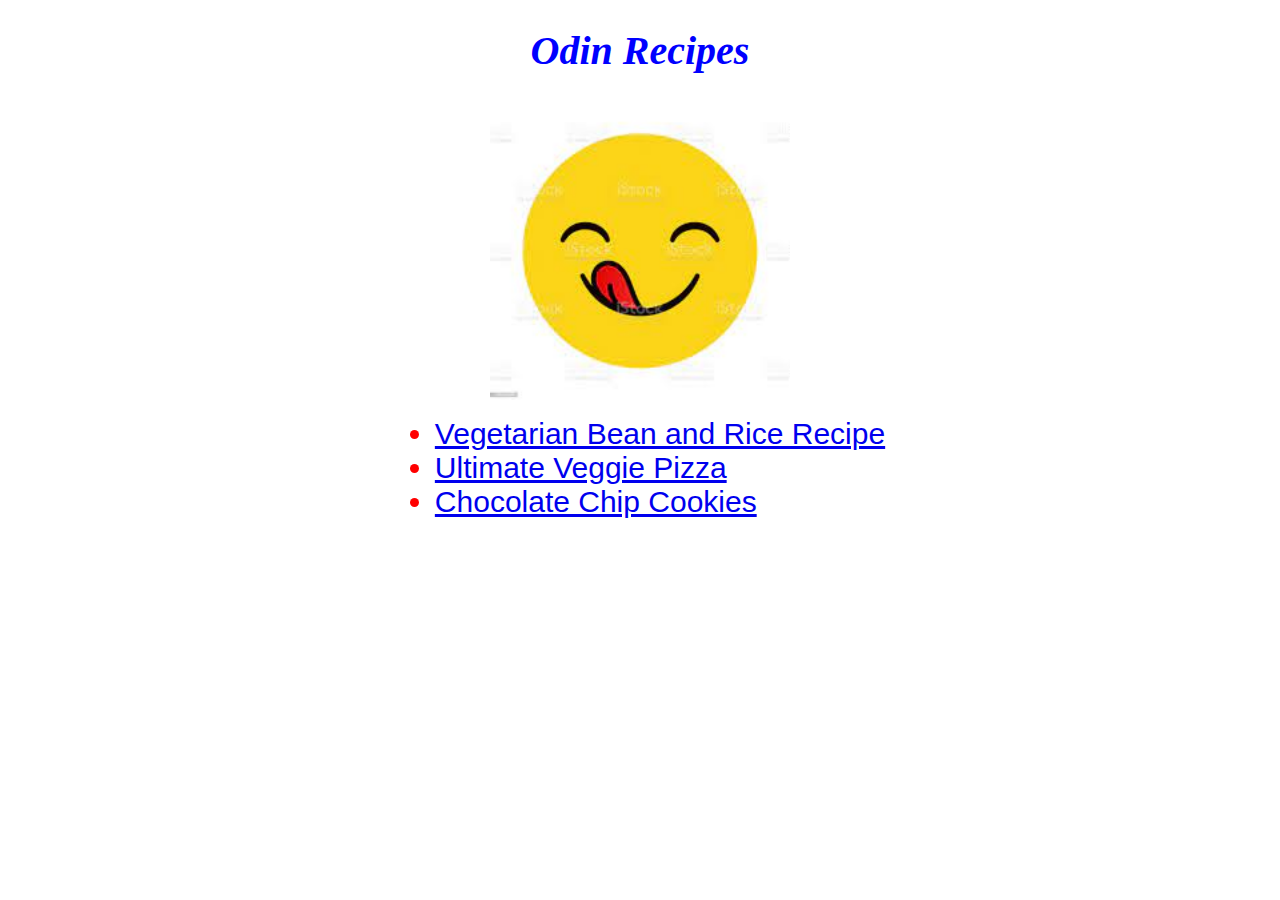
<file: index.html>
<!DOCTYPE html>
<html lang="en">
    <head>
        <title>my favorite recipes</title>
        <meta charset="utf-8">
        <link rel="stylesheet" href="./css/style.css">
    </head>
    <body>
        <h1>Odin Recipes</h1>
        <p> </p>
        <img src="images/yummy.jpeg" alt="yummy" class="image">
        <p> </p>
        <ul>
            <li><a href="recipes/burrito.html">Vegetarian Bean and Rice Recipe</a></li>
            <li><a href="recipes/pizza.html">Ultimate Veggie Pizza</a></li>            
            <li><a href="recipes/chocolate-chip-cookies.html">Chocolate Chip Cookies</a></li>
        </ul>      
        <p> </p>                      
    </body>
</html>
</file>
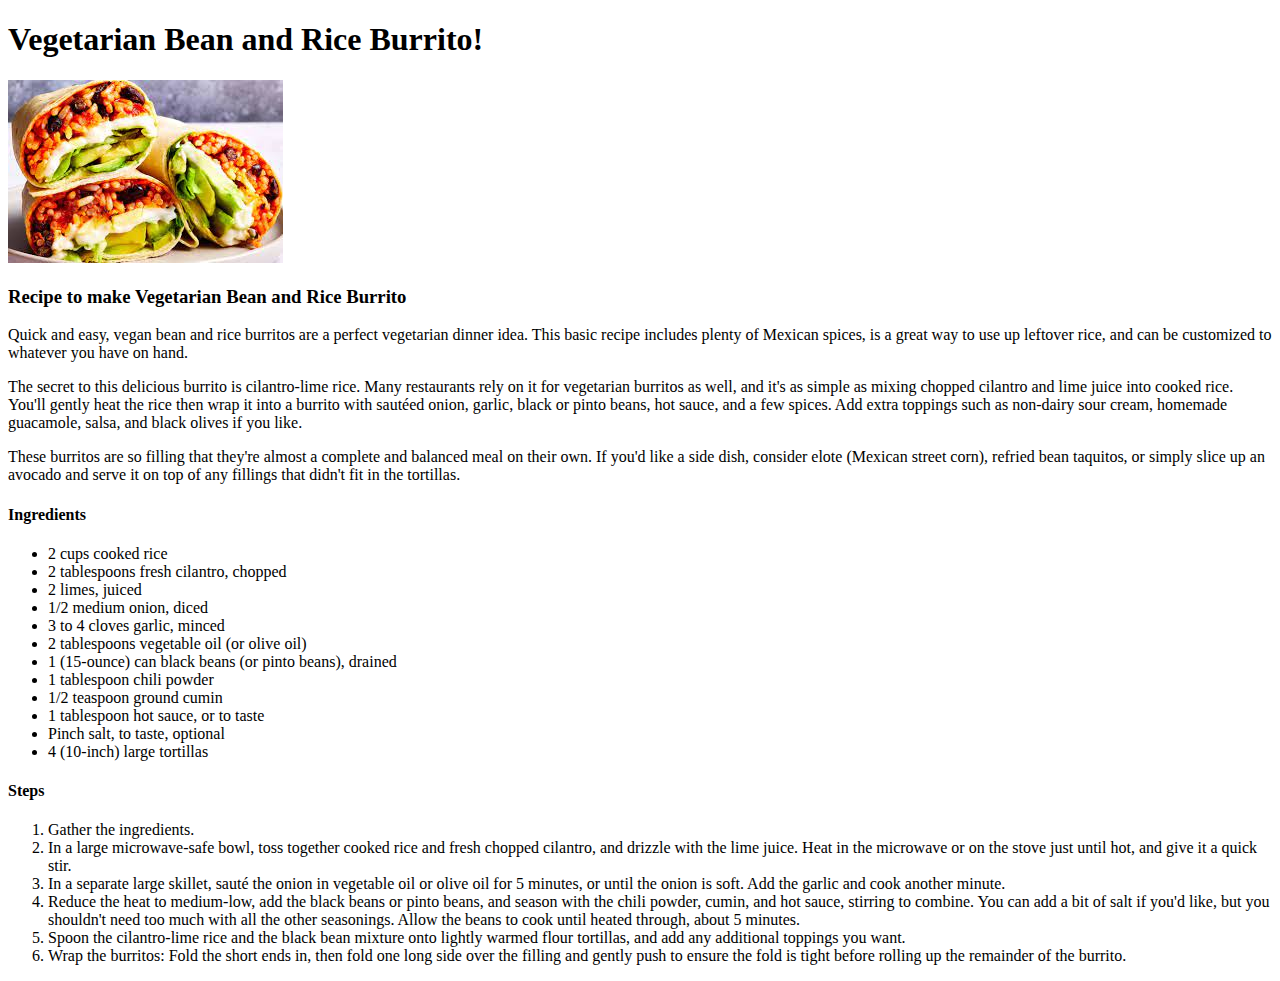
<file: recipes/burrito.html>
<!DOCTYPE html>
<html lang="en">
    <head>
        <title>vegetarian bean and rice burrito</title>
        <meta charset="utf-8">
    </head>
    <body>
        <h1>Vegetarian Bean and Rice Burrito!</h1>
        <p> </p>
        <img src="../images/burrito.jpeg" alt="vegetarian bean and rice burrito">
        <p> </p>
        <h3> Recipe to make Vegetarian Bean and Rice Burrito</h3>
        <p> </p>
        <p> Quick and easy, vegan bean and rice burritos are a perfect vegetarian dinner idea. This basic recipe includes plenty of Mexican spices, is a great way to use up leftover rice, and can be customized to whatever you have on hand. </p>
        <p> The secret to this delicious burrito is cilantro-lime rice. Many restaurants rely on it for vegetarian burritos as well, and it's as simple as mixing chopped cilantro and lime juice into cooked rice. You'll gently heat the rice then wrap it into a burrito with sautéed onion, garlic, black or pinto beans, hot sauce, and a few spices. Add extra toppings such as non-dairy sour cream, homemade guacamole, salsa, and black olives if you like. </p>
        <p> These burritos are so filling that they're almost a complete and balanced meal on their own. If you'd like a side dish, consider elote (Mexican street corn), refried bean taquitos, or simply slice up an avocado and serve it on top of any fillings that didn't fit in the tortillas. </p>
        <p> </p>
        <h4> Ingredients </h4>
        <p> </p>
        <ul>
            <li>2 cups cooked rice</li>
            <li>2 tablespoons fresh cilantro, chopped</li>
            <li>2 limes, juiced</li>
            <li>1/2 medium onion, diced</li>
            <li>3 to 4 cloves garlic, minced</li>
            <li>2 tablespoons vegetable oil (or olive oil)</li>
            <li>1 (15-ounce) can black beans (or pinto beans), drained</li>
            <li>1 tablespoon chili powder</li>
            <li>1/2 teaspoon ground cumin</li>
            <li>1 tablespoon hot sauce, or to taste</li>
            <li>Pinch salt, to taste, optional</li>
            <li>4 (10-inch) large tortillas</li>
        </ul>
        <p></p>
        <h4> Steps </h4>
        <p> </p>
        <ol>
            <li>Gather the ingredients.</li>
            <li>In a large microwave-safe bowl, toss together cooked rice and fresh chopped cilantro, and drizzle with the lime juice. Heat in the microwave or on the stove just until hot, and give it a quick stir.</li>
            <li>In a separate large skillet, sauté the onion in vegetable oil or olive oil for 5 minutes, or until the onion is soft. Add the garlic and cook another minute.</li>
            <li>Reduce the heat to medium-low, add the black beans or pinto beans, and season with the chili powder, cumin, and hot sauce, stirring to combine. You can add a bit of salt if you'd like, but you shouldn't need too much with all the other seasonings. Allow the beans to cook until heated through, about 5 minutes.</li>
            <li>Spoon the cilantro-lime rice and the black bean mixture onto lightly warmed flour tortillas, and add any additional toppings you want.</li>
            <li>Wrap the burritos: Fold the short ends in, then fold one long side over the filling and gently push to ensure the fold is tight before rolling up the remainder of the burrito.</li>
        </ol>
    </body>
</html>
</file>
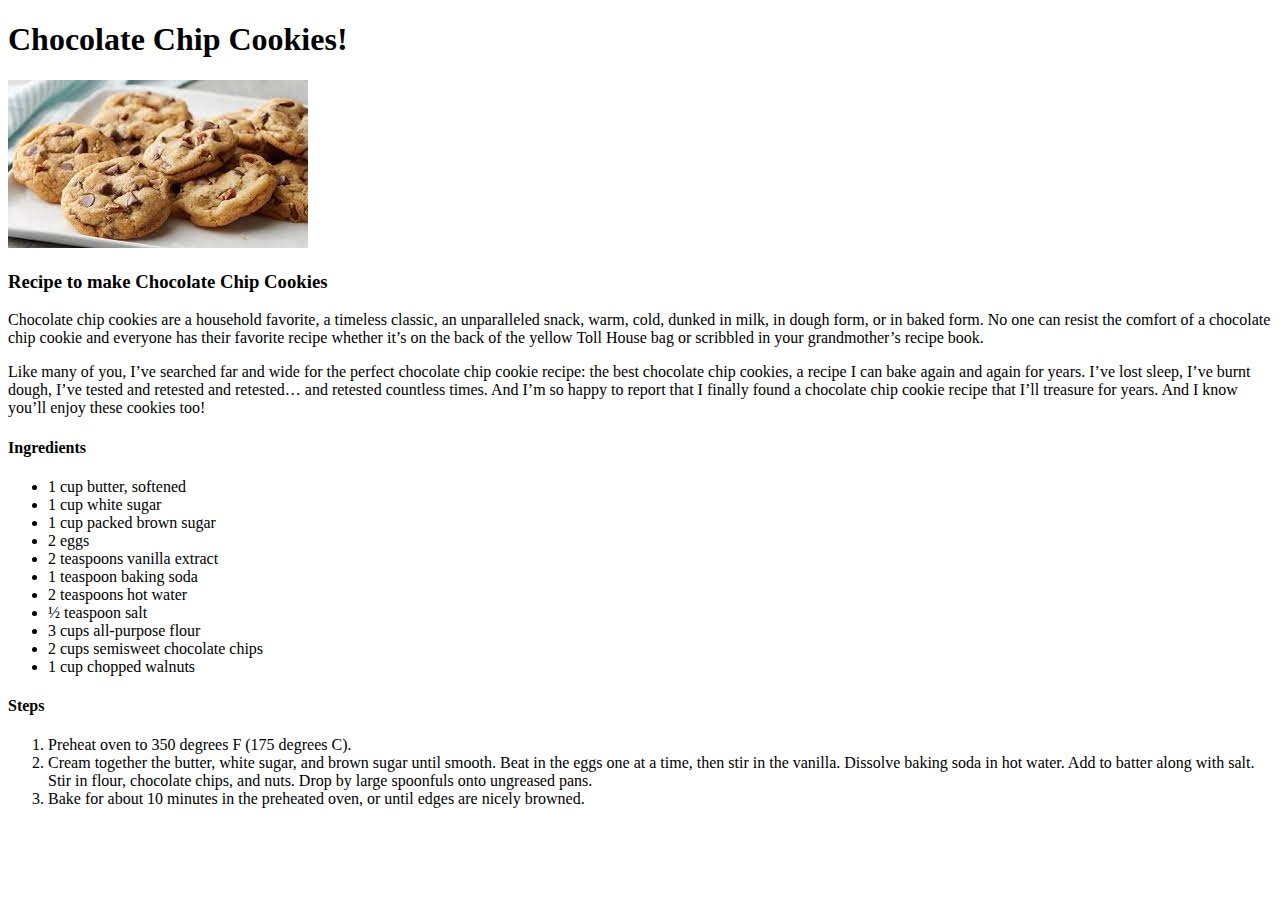
<file: recipes/chocolate-chip-cookies.html>
<!DOCTYPE html>
<html lang="en">
    <head>
        <title>chocolate chip cookies</title>
        <meta charset="utf-8">
    </head>
    <body>
        <h1>Chocolate Chip Cookies!</h1>
        <p> </p>
        <img src="../images/chocolate-chip-cookies.jpeg" alt="chocolate chip cookies">
        <p> </p>
        <h3> Recipe to make Chocolate Chip Cookies</h3>
        <p> </p>
        <p> Chocolate chip cookies are a household favorite, a timeless classic, an unparalleled snack, warm, cold, dunked in milk, in dough form, or in baked form. No one can resist the comfort of a chocolate chip cookie and everyone has their favorite recipe whether it’s on the back of the yellow Toll House bag or scribbled in your grandmother’s recipe book. </p>
        <p> Like many of you, I’ve searched far and wide for the perfect chocolate chip cookie recipe: the best chocolate chip cookies, a recipe I can bake again and again for years. I’ve lost sleep, I’ve burnt dough, I’ve tested and retested and retested… and retested countless times. And I’m so happy to report that I finally found a chocolate chip cookie recipe that I’ll treasure for years. And I know you’ll enjoy these cookies too! </p>
        <p> </p>
        <h4> Ingredients </h4>
        <p> </p>
        <ul>
            <li>1 cup butter, softened</li>
            <li>1 cup white sugar</li>
            <li>1 cup packed brown sugar</li>
            <li>2 eggs</li>
            <li>2 teaspoons vanilla extract</li>
            <li>1 teaspoon baking soda</li>
            <li>2 teaspoons hot water</li>
            <li>½ teaspoon salt</li>
            <li>3 cups all-purpose flour</li>
            <li>2 cups semisweet chocolate chips</li>
            <li>1 cup chopped walnuts</li>    
        </ul>
        <p></p>
        <h4> Steps </h4>
        <p> </p>
        <ol>
            <li>Preheat oven to 350 degrees F (175 degrees C).</li>
            <li>Cream together the butter, white sugar, and brown sugar until smooth. Beat in the eggs one at a time, then stir in the vanilla. Dissolve baking soda in hot water. Add to batter along with salt. Stir in flour, chocolate chips, and nuts. Drop by large spoonfuls onto ungreased pans.</li>
            <li>Bake for about 10 minutes in the preheated oven, or until edges are nicely browned.</li>
        </ol>
    </body>
</html>
</file>
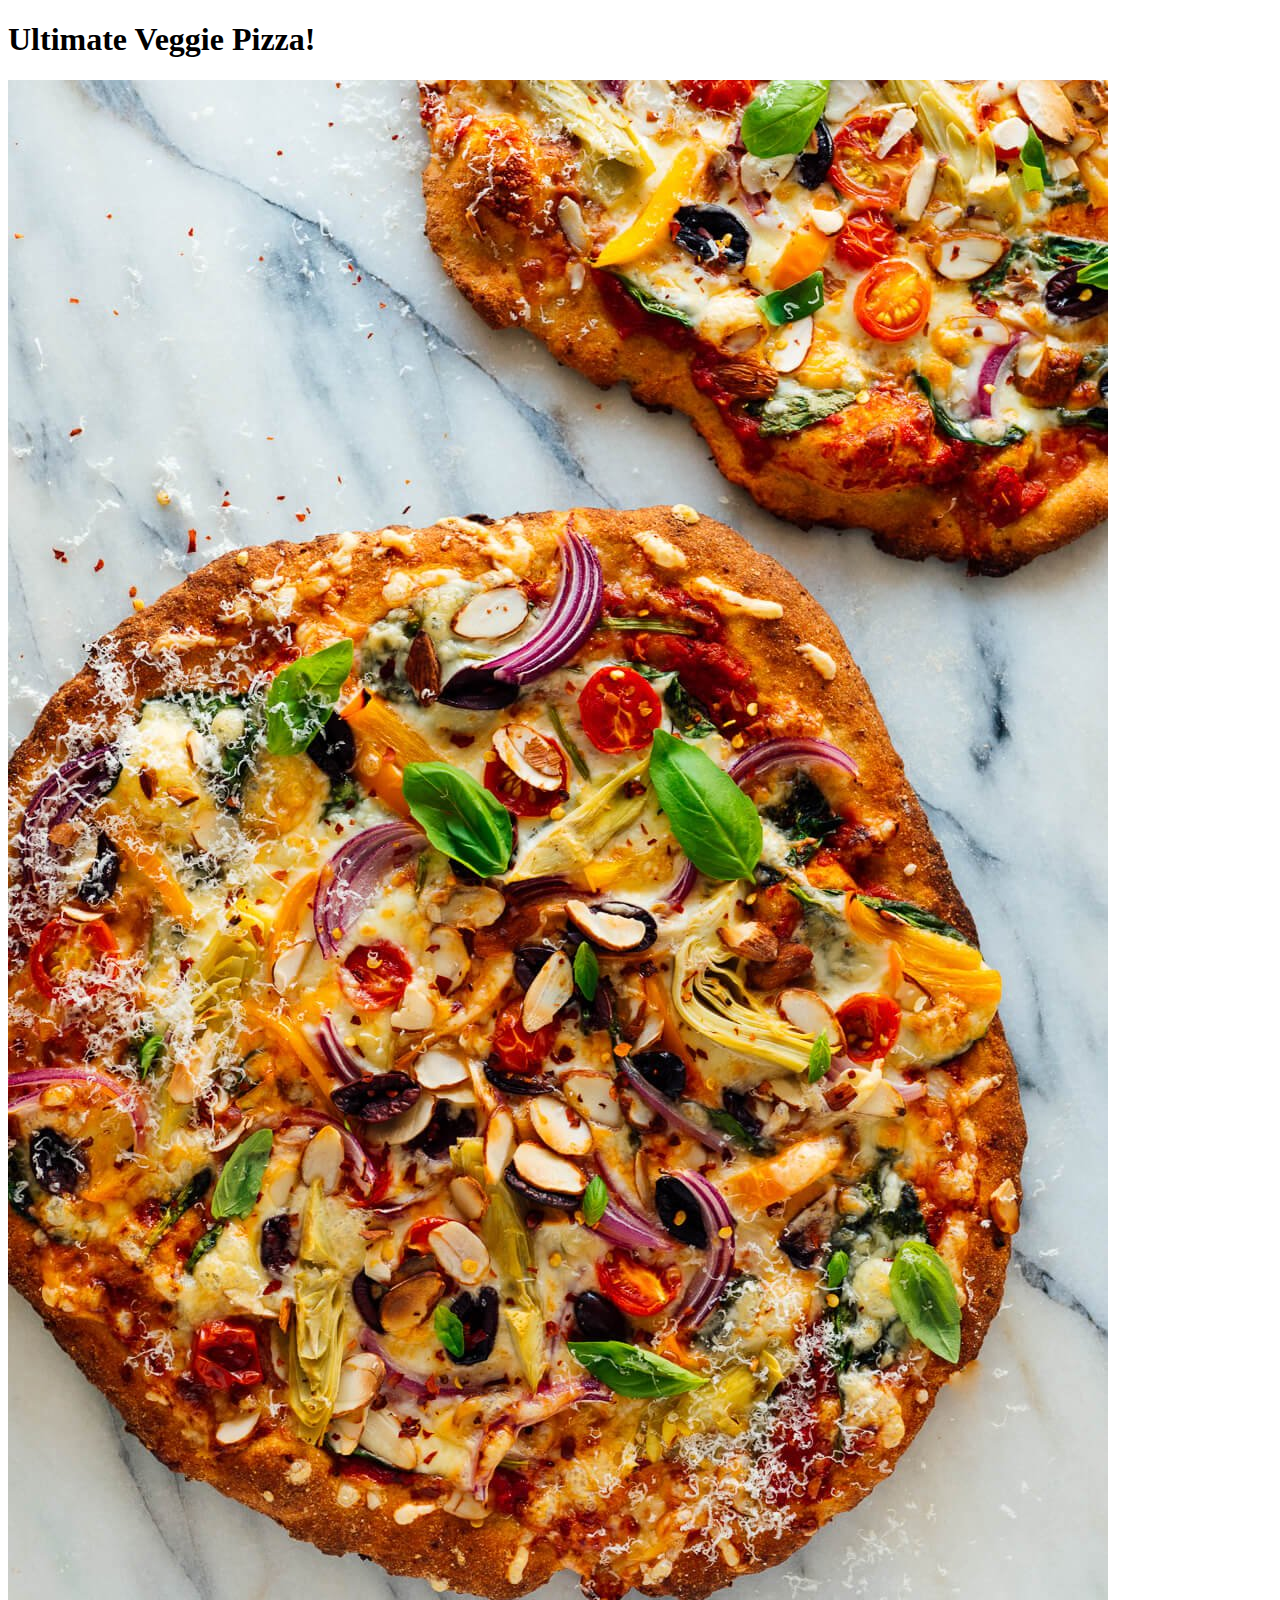
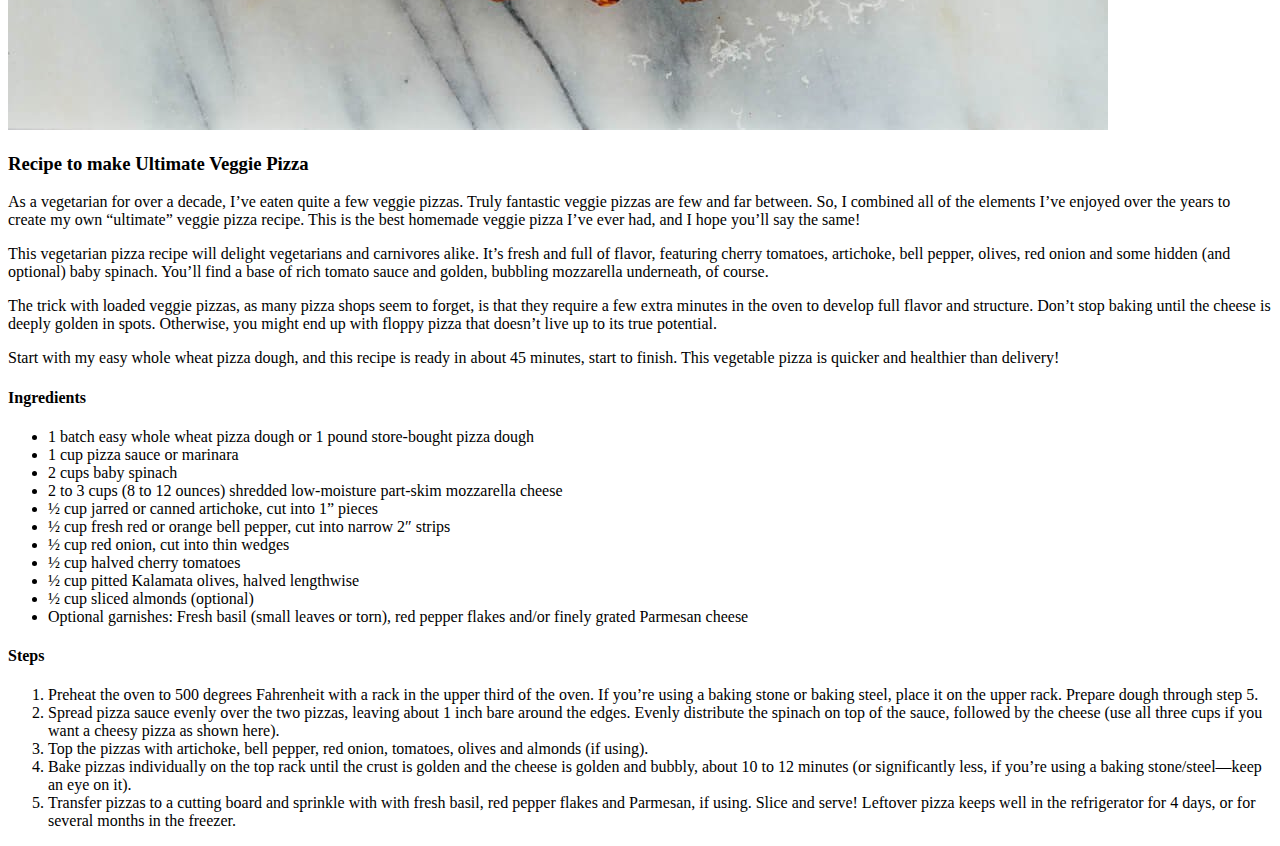
<file: recipes/pizza.html>
<!DOCTYPE html>
<html lang="en">
    <head>
        <title>ultimate veggie pizza</title>
        <meta charset="utf-8">
    </head>
    <body>
        <h1>Ultimate Veggie Pizza!</h1>
        <p> </p>
        <img src="../images/pizza.jpg" alt="veggie pizza">
        <p> </p>
        <h3> Recipe to make Ultimate Veggie Pizza</h3>
        <p> </p>
        <p> As a vegetarian for over a decade, I’ve eaten quite a few veggie pizzas. Truly fantastic veggie pizzas are few and far between. So, I combined all of the elements I’ve enjoyed over the years to create my own “ultimate” veggie pizza recipe. This is the best homemade veggie pizza I’ve ever had, and I hope you’ll say the same! </p>
        <p> This vegetarian pizza recipe will delight vegetarians and carnivores alike. It’s fresh and full of flavor, featuring cherry tomatoes, artichoke, bell pepper, olives, red onion and some hidden (and optional) baby spinach. You’ll find a base of rich tomato sauce and golden, bubbling mozzarella underneath, of course. </p>
        <p> The trick with loaded veggie pizzas, as many pizza shops seem to forget, is that they require a few extra minutes in the oven to develop full flavor and structure. Don’t stop baking until the cheese is deeply golden in spots. Otherwise, you might end up with floppy pizza that doesn’t live up to its true potential. </p>
        <p> Start with my easy whole wheat pizza dough, and this recipe is ready in about 45 minutes, start to finish. This vegetable pizza is quicker and healthier than delivery! </p>
        <p> </p>
        <h4> Ingredients </h4>
        <p> </p>
        <ul>
            <li>1 batch easy whole wheat pizza dough or 1 pound store-bought pizza dough</li>
            <li>1 cup pizza sauce or marinara</li>
            <li>2 cups baby spinach</li>
            <li>2 to 3 cups (8 to 12 ounces) shredded low-moisture part-skim mozzarella cheese</li>
            <li>½ cup jarred or canned artichoke, cut into 1” pieces</li>
            <li>½ cup fresh red or orange bell pepper, cut into narrow 2″ strips</li>
            <li>½ cup red onion, cut into thin wedges</li>
            <li>½ cup halved cherry tomatoes</li>
            <li>½ cup pitted Kalamata olives, halved lengthwise</li>
            <li>½ cup sliced almonds (optional)</li>
            <li>Optional garnishes: Fresh basil (small leaves or torn), red pepper flakes and/or finely grated Parmesan cheese</li> 
        </ul>
        <p></p>
        <h4> Steps </h4>
        <p> </p>
        <ol>
            <li>Preheat the oven to 500 degrees Fahrenheit with a rack in the upper third of the oven. If you’re using a baking stone or baking steel, place it on the upper rack. Prepare dough through step 5.</li>
            <li>Spread pizza sauce evenly over the two pizzas, leaving about 1 inch bare around the edges. Evenly distribute the spinach on top of the sauce, followed by the cheese (use all three cups if you want a cheesy pizza as shown here).</li>
            <li>Top the pizzas with artichoke, bell pepper, red onion, tomatoes, olives and almonds (if using).</li>
            <li>Bake pizzas individually on the top rack until the crust is golden and the cheese is golden and bubbly, about 10 to 12 minutes (or significantly less, if you’re using a baking stone/steel—keep an eye on it).</li>
            <li>Transfer pizzas to a cutting board and sprinkle with with fresh basil, red pepper flakes and Parmesan, if using. Slice and serve! Leftover pizza keeps well in the refrigerator for 4 days, or for several months in the freezer.</li>    
        </ol>
    </body>
</html>
</file>
<file: css/style.css>
/* style.css */

h1 {
    color: blue;
    font-style: italic;
    font-weight: bold;
    font-size: 40px;
    text-align: center;    
    font-family: cursive, "Times New Roman";
}

.image {
    display: block;
    margin-left: auto;
    margin-right: auto;
    height: auto;
    width: 300px;
}

ul {
    display: table;
    margin: auto;
}

li {
    color: red;
    font-size: 30px;
    font-family: Verdana, Geneva, Tahoma, sans-serif;
}
</file>
